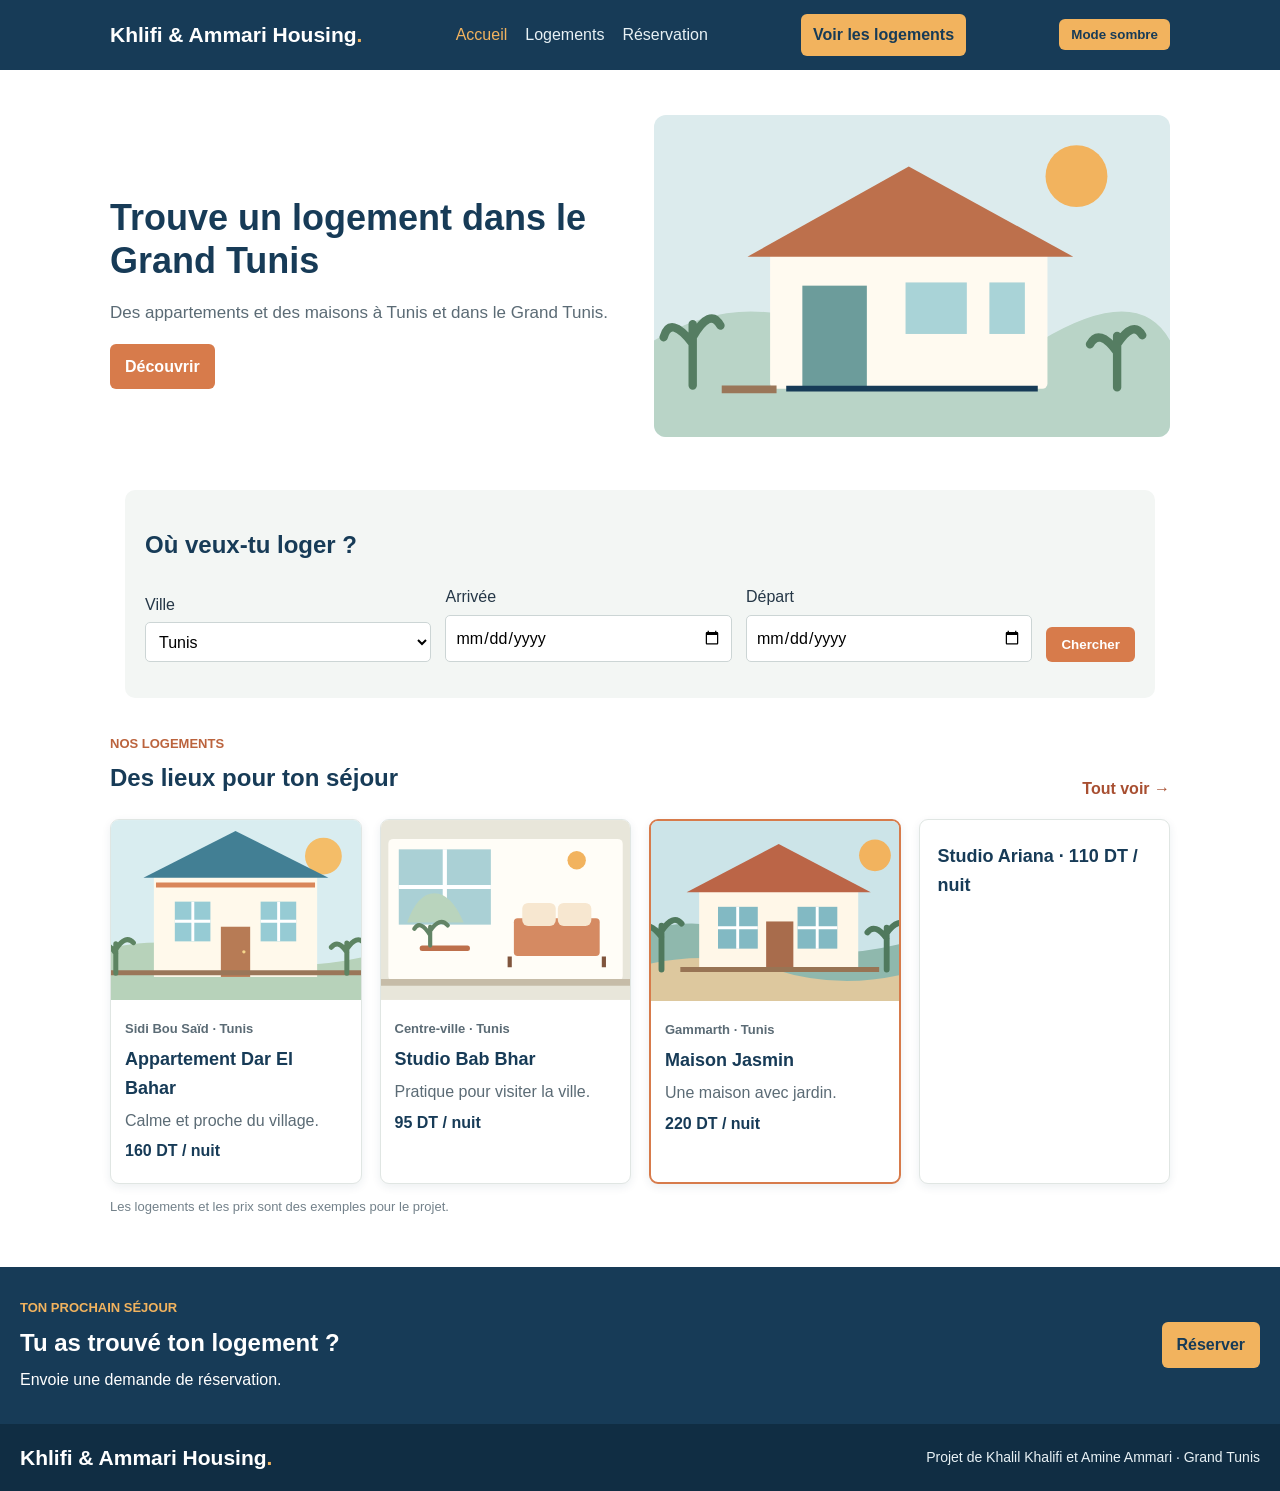
<file: index.html>
<!DOCTYPE html>
<html lang="fr">
<head>
  <meta charset="UTF-8">
  <meta name="viewport" content="width=device-width, initial-scale=1.0">
  <title>Khlifi & Ammari Housing | Accueil</title>
  <link rel="stylesheet" href="style.css">
  <script src="script.js" defer></script>
</head>
<body>
  <header class="entete"><nav class="navigation">
    <a class="logo" href="index.html">Khlifi &amp; Ammari Housing<span>.</span></a>
    <ul class="menu"><li><a class="actif" href="index.html">Accueil</a></li><li><a href="logements.html">Logements</a></li><li><a href="compte.html">Réservation</a></li></ul>
    <a class="bouton bouton-petit" href="logements.html">Voir les logements</a>
  </nav></header>
  <main>
    <section class="hero">
      <div class="hero-texte"><p class="surtitre">Location en Tunisie</p><h1>Un séjour comme chez vous.</h1><p>Des appartements et des maisons à Tunis et dans le Grand Tunis.</p><a class="bouton" href="logements.html">Découvrir</a></div>
      <div class="hero-image"><img src="images/maison-marsa.svg" alt="Maison à La Marsa"></div>
    </section>
    <section class="section recherche">
      <h2>Où veux-tu loger ?</h2>
      <form class="recherche-form" action="logements.html" method="get">
        <label>Ville<select name="ville"><option>Tunis</option><option>La Marsa</option><option>Sidi Bou Saïd</option><option>Gammarth</option></select></label>
        <label>Arrivée<input type="date" name="arrivee"></label>
        <label>Départ<input type="date" name="depart"></label>
        <button class="bouton" type="submit">Chercher</button>
      </form>
    </section>
    <section class="section">
      <div class="titre-ligne"><div><p class="surtitre">Nos logements</p><h2>Des lieux pour ton séjour</h2></div><a class="lien" href="logements.html">Tout voir →</a></div>
      <div class="cartes">
        <article class="carte"><img src="images/appartement-sidi.svg" alt="Appartement à Sidi Bou Saïd"><div class="carte-texte"><p class="lieu">Sidi Bou Saïd · Tunis</p><h3>Appartement Dar El Bahar</h3><p>Calme et proche du village.</p><p class="prix">160 DT / nuit</p></div></article>
        <article class="carte"><img src="images/studio-tunis.svg" alt="Studio au centre de Tunis"><div class="carte-texte"><p class="lieu">Centre-ville · Tunis</p><h3>Studio Bab Bhar</h3><p>Pratique pour visiter la ville.</p><p class="prix">95 DT / nuit</p></div></article>
        <article class="carte"><img src="images/maison-gammarth.svg" alt="Maison à Gammarth"><div class="carte-texte"><p class="lieu">Gammarth · Tunis</p><h3>Maison Jasmin</h3><p>Une maison avec jardin.</p><p class="prix">220 DT / nuit</p></div></article>
      </div>
      <p class="note">Les logements et les prix sont des exemples pour le projet.</p>
    </section>
    <section class="bandeau"><div><p class="surtitre">Ton prochain séjour</p><h2>Tu as trouvé ton logement ?</h2><p>Envoie une demande de réservation.</p></div><a class="bouton bouton-clair" href="compte.html">Réserver</a></section>
  </main>
  <footer class="pied"><a class="logo" href="index.html">Khlifi &amp; Ammari Housing<span>.</span></a><p>Projet de Khalil Khalifi et Amine Ammari · Grand Tunis</p></footer>
</body>
</html>
</file>
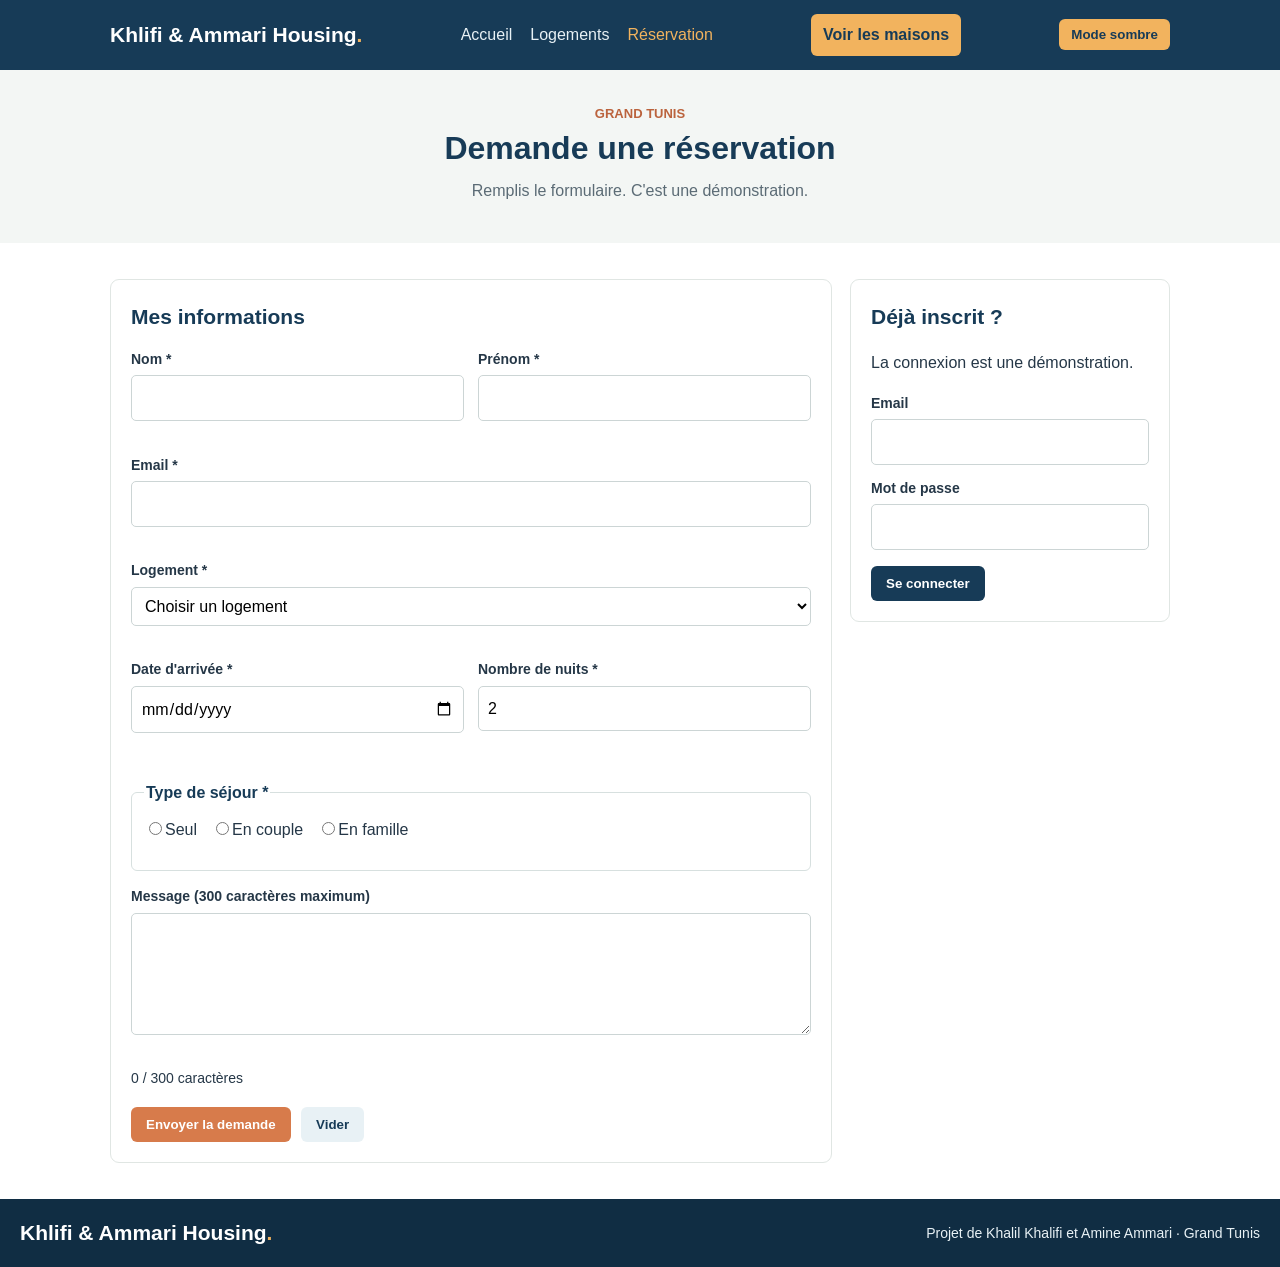
<file: compte.html>
<!DOCTYPE html>
<html lang="fr">
<head>
  <meta charset="UTF-8">
  <meta name="viewport" content="width=device-width, initial-scale=1.0">
  <title>Khlifi & Ammari Housing | Réservation</title>
  <link rel="stylesheet" href="style.css">
  <script src="script.js" defer></script>
</head>
<body>
  <header class="entete"><nav class="navigation">
    <a class="logo" href="index.html">Khlifi &amp; Ammari Housing<span>.</span></a>
    <ul class="menu"><li><a href="index.html">Accueil</a></li><li><a href="logements.html">Logements</a></li><li><a class="actif" href="compte.html">Réservation</a></li></ul>
    <a class="bouton bouton-petit" href="logements.html">Voir les maisons</a>
  </nav></header>
  <main>
    <section class="page-titre"><p class="surtitre">Grand Tunis</p><h1>Demande une réservation</h1><p>Remplis le formulaire. C'est une démonstration.</p></section>
    <section class="section comptes">
      <form class="formulaire" id="form" action="#" method="post">
        <h2>Mes informations</h2>
        <div class="form-ligne">
          <div class="champ"><label for="nom">Nom *</label><input id="nom" name="nom" type="text" required><div class="erreur" id="err-nom"></div></div>
          <div class="champ"><label for="prenom">Prénom *</label><input id="prenom" name="prenom" type="text" required><div class="erreur" id="err-prenom"></div></div>
        </div>
        <div class="champ"><label for="email">Email *</label><input id="email" name="email" type="email" required><div class="erreur" id="err-email"></div></div>
        <div class="champ"><label for="logement">Logement *</label>
          <select id="logement" name="logement" required>
            <option value="">Choisir un logement</option><option value="Appartement Dar El Bahar">Appartement Dar El Bahar</option><option value="Studio Bab Bhar">Studio Bab Bhar</option><option value="Maison Jasmin">Maison Jasmin</option>
          </select><div class="erreur" id="err-logement"></div>
        </div>
        <div class="form-ligne">
          <div class="champ"><label for="arrivee">Date d'arrivée *</label><input id="arrivee" name="arrivee" type="date" required><div class="erreur" id="err-arrivee"></div></div>
          <div class="champ"><label for="nuits">Nombre de nuits *</label><input id="nuits" name="nuits" type="number" min="1" max="30" value="2" required><div class="erreur" id="err-nuits"></div></div>
        </div>
        <fieldset id="zone-sejour"><legend>Type de séjour *</legend>
          <div class="choix"><label><input type="radio" name="sejour" value="Seul">Seul</label><label><input type="radio" name="sejour" value="En couple">En couple</label><label><input type="radio" name="sejour" value="En famille">En famille</label></div>
          <div class="erreur" id="err-sejour"></div>
        </fieldset>
        <div class="champ"><label for="message">Message (300 caractères maximum)</label><textarea id="message" name="message" rows="4"></textarea><div class="erreur" id="err-message"></div><p id="compteur-message">0 / 300 caractères</p></div>
        <p id="apercu"></p><p id="retour" aria-live="polite"></p>
        <button class="bouton" type="submit">Envoyer la demande</button>
        <button class="bouton bouton-secondaire" type="reset">Vider</button>
      </form>
      <form class="formulaire formulaire-connexion" id="form-connexion" action="#" method="post">
        <h2>Déjà inscrit ?</h2><p>La connexion est une démonstration.</p>
        <div class="champ"><label for="email-connexion">Email</label><input id="email-connexion" name="emailConnexion" type="email" required></div>
        <div class="champ"><label for="password-connexion">Mot de passe</label><input id="password-connexion" name="motdepasse" type="password" required minlength="6"></div>
        <p class="message" id="message-connexion" aria-live="polite"></p><button class="bouton bouton-sombre" type="submit">Se connecter</button>
      </form>
    </section>
  </main>
  <footer class="pied"><a class="logo" href="index.html">Khlifi &amp; Ammari Housing<span>.</span></a><p>Projet de Khalil Khalifi et Amine Ammari · Grand Tunis</p></footer>
</body>
</html>
</file>
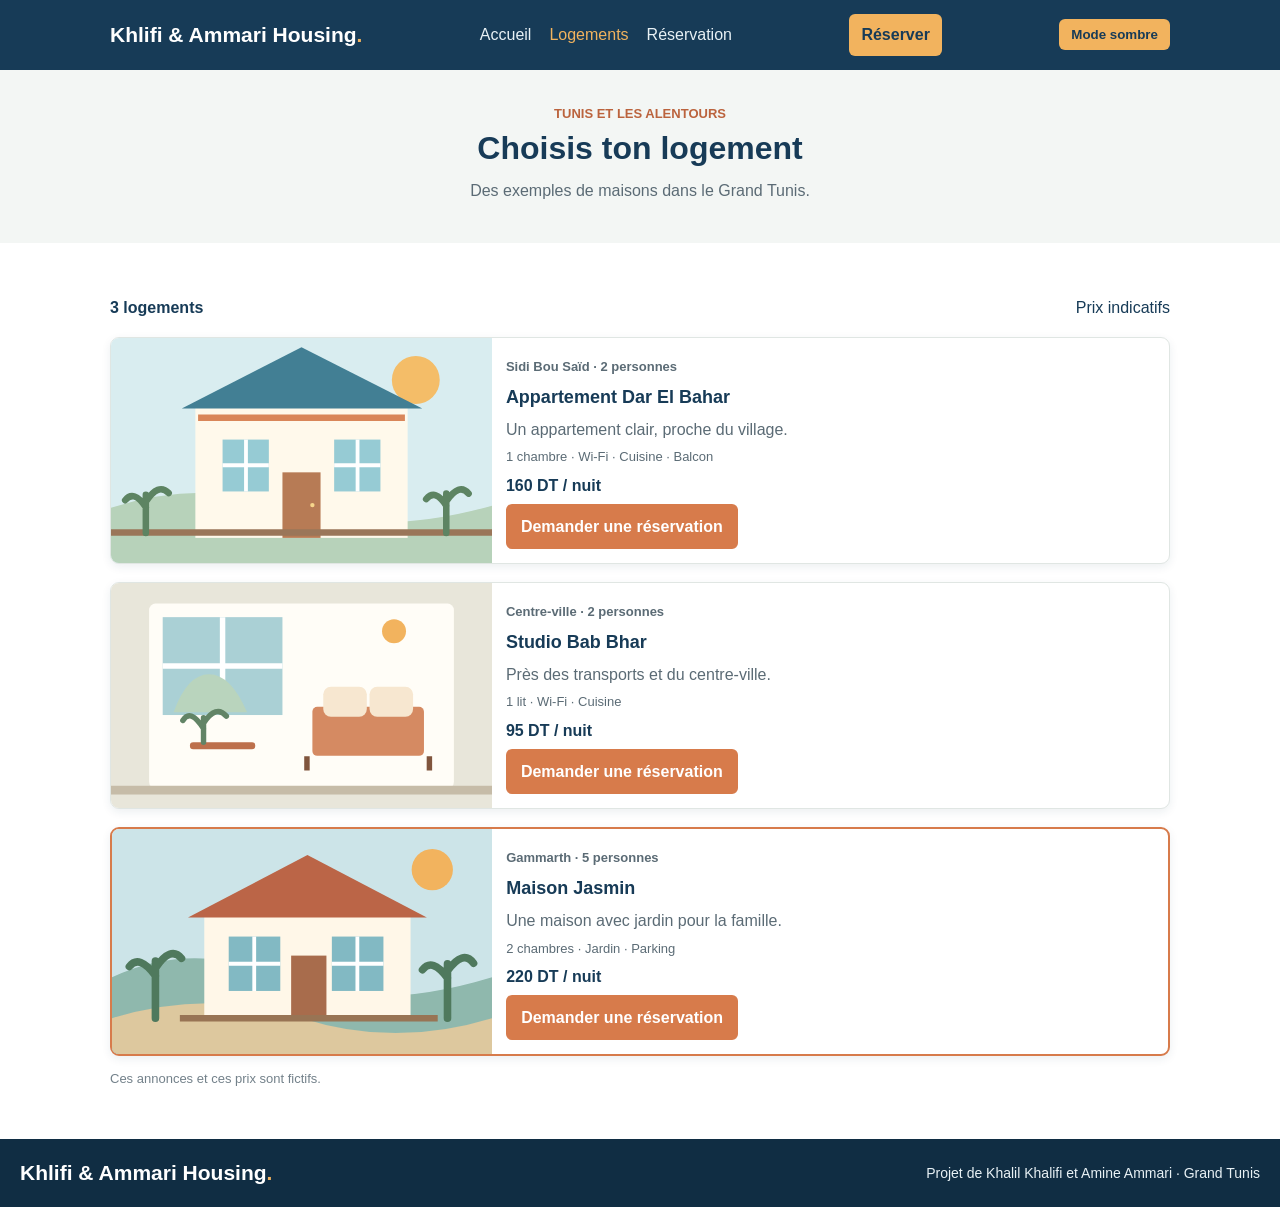
<file: logements.html>
<!DOCTYPE html>
<html lang="fr">
<head>
  <meta charset="UTF-8">
  <meta name="viewport" content="width=device-width, initial-scale=1.0">
  <title>Khlifi & Ammari Housing | Logements</title>
  <link rel="stylesheet" href="style.css">
  <script src="script.js" defer></script>
</head>
<body>
  <header class="entete"><nav class="navigation">
    <a class="logo" href="index.html">Khlifi &amp; Ammari Housing<span>.</span></a>
    <ul class="menu"><li><a href="index.html">Accueil</a></li><li><a class="actif" href="logements.html">Logements</a></li><li><a href="compte.html">Réservation</a></li></ul>
    <a class="bouton bouton-petit" href="compte.html">Réserver</a>
  </nav></header>
  <main>
    <section class="page-titre"><p class="surtitre">Tunis et les alentours</p><h1>Choisis ton logement</h1><p>Des exemples de maisons dans le Grand Tunis.</p></section>
    <section class="section section-logements">
      <p class="filtre"><strong>3 logements</strong><span>Prix indicatifs</span></p>
      <div class="cartes cartes-colonne">
        <article class="carte carte-large"><img src="images/appartement-sidi.svg" alt="Appartement à Sidi Bou Saïd"><div class="carte-texte"><p class="lieu">Sidi Bou Saïd · 2 personnes</p><h2>Appartement Dar El Bahar</h2><p>Un appartement clair, proche du village.</p><p class="details">1 chambre · Wi-Fi · Cuisine · Balcon</p><p class="prix">160 DT / nuit</p><a class="bouton" href="compte.html">Demander une réservation</a></div></article>
        <article class="carte carte-large"><img src="images/studio-tunis.svg" alt="Studio à Tunis"><div class="carte-texte"><p class="lieu">Centre-ville · 2 personnes</p><h2>Studio Bab Bhar</h2><p>Près des transports et du centre-ville.</p><p class="details">1 lit · Wi-Fi · Cuisine</p><p class="prix">95 DT / nuit</p><a class="bouton" href="compte.html">Demander une réservation</a></div></article>
        <article class="carte carte-large"><img src="images/maison-gammarth.svg" alt="Maison à Gammarth"><div class="carte-texte"><p class="lieu">Gammarth · 5 personnes</p><h2>Maison Jasmin</h2><p>Une maison avec jardin pour la famille.</p><p class="details">2 chambres · Jardin · Parking</p><p class="prix">220 DT / nuit</p><a class="bouton" href="compte.html">Demander une réservation</a></div></article>
      </div>
      <p class="note">Ces annonces et ces prix sont fictifs.</p>
    </section>
  </main>
  <footer class="pied"><a class="logo" href="index.html">Khlifi &amp; Ammari Housing<span>.</span></a><p>Projet de Khalil Khalifi et Amine Ammari · Grand Tunis</p></footer>
</body>
</html>
</file>
<file: style.css>
* { box-sizing: border-box; }
body { margin: 0; font: 16px Arial, sans-serif; color: #253747; line-height: 1.6; }
a { color: inherit; text-decoration: none; }
.entete { background: #173b57; }
.navigation { max-width: 1100px; margin: auto; padding: 14px 20px; display: flex; align-items: center; justify-content: space-between; gap: 16px; }
.logo { color: white; font-size: 21px; font-weight: bold; }
.logo span { color: #f2b35e; }
.menu { display: flex; gap: 18px; margin: 0; padding: 0; list-style: none; }
.menu a { color: #e8f1f5; }
.menu a:hover, .menu .actif { color: #f2b35e; }
.bouton { display: inline-block; padding: 10px 15px; border: 0; border-radius: 6px; background: #d77b4b; color: white; font-weight: bold; cursor: pointer; }
.bouton:hover { background: #b95e35; }
.bouton:focus, input:focus, select:focus, textarea:focus { outline: 2px solid #f2b35e; }
.bouton-petit { padding: 8px 12px; background: #f2b35e; color: #173b57; }
.bouton-clair { background: #f2b35e; color: #173b57; }
.bouton-sombre { background: #173b57; }
.bouton-secondaire { margin-left: 6px; background: #e8f1f5; color: #173b57; }
.hero { max-width: 1100px; margin: auto; padding: 45px 20px; display: flex; align-items: center; gap: 28px; }
.hero-texte, .hero-image { flex: 1; }
.hero h1, .page-titre h1 { margin: 5px 0 10px; color: #173b57; font-size: 36px; line-height: 1.2; }
.hero-texte > p:not(.surtitre) { color: #5b6b75; font-size: 17px; }
.hero-image img { width: 100%; border-radius: 12px; }
.surtitre { margin: 0; color: #bb633d; font-size: 13px; font-weight: bold; text-transform: uppercase; }
.section { max-width: 1100px; margin: auto; padding: 36px 20px; }
.recherche, .page-titre { background: #f3f6f4; }
.recherche { max-width: 1030px; border-radius: 10px; }
.recherche h2 { margin-top: 0; color: #173b57; }
.recherche-form, .cartes, .form-ligne, .choix { display: flex; flex-wrap: wrap; gap: 14px; }
.recherche-form { align-items: end; }
.recherche-form label, .champ { display: flex; flex: 1; flex-direction: column; gap: 5px; }
.champ { margin-bottom: 12px; }
.champ label { font-size: 14px; font-weight: bold; }
input, select, textarea { width: 100%; padding: 9px; border: 1px solid #ccd5d5; border-radius: 5px; background: white; font: inherit; }
.recherche-form input, .recherche-form select { min-height: 40px; }
.titre-ligne { display: flex; justify-content: space-between; align-items: end; margin-bottom: 18px; }
.titre-ligne h2 { margin: 4px 0; color: #173b57; }
.lien, .lieu { color: #a84f31; font-weight: bold; }
.cartes { gap: 18px; }
.carte { flex: 1 1 250px; overflow: hidden; border: 1px solid #e0e6e3; border-radius: 9px; background: white; box-shadow: 0 3px 10px #173b5715; }
.carte > img { display: block; width: 100%; height: 180px; object-fit: cover; }
.carte-texte { padding: 14px; }
.carte-texte h2, .carte-texte h3, .carte-nouveau h3 { margin: 4px 0; color: #173b57; font-size: 18px; }
.carte-texte p { margin: 5px 0; color: #5b6b75; }
.lieu { font-size: 13px; }
.prix { color: #173b57 !important; font-weight: bold; }
.note, .details { color: #73818a; font-size: 13px; }
.carte.populaire { border: 2px solid #d77b4b; }
.carte-nouveau { padding: 18px; }
.cartes-colonne { flex-direction: column; }
.carte-large { display: flex; flex: auto; }
.carte-large > img { width: 36%; height: auto; min-height: 190px; }
.carte-large .carte-texte { flex: 1; }
.bandeau { padding: 26px 20px; display: flex; align-items: center; justify-content: space-between; gap: 16px; background: #173b57; color: white; }
.bandeau h2, .bandeau p { margin: 5px 0; }
.bandeau .surtitre { color: #f2b35e; }
.page-titre { padding: 34px 20px; text-align: center; }
.page-titre h1 { font-size: 32px; }
.page-titre p:last-child { margin: 6px; color: #5b6b75; }
.filtre { display: flex; justify-content: space-between; color: #173b57; }
.comptes { display: flex; align-items: flex-start; gap: 18px; }
.formulaire { flex: 1 1 390px; padding: 20px; border: 1px solid #e0e6e3; border-radius: 9px; background: white; }
.formulaire h2 { margin: 0 0 14px; color: #173b57; font-size: 21px; }
.formulaire fieldset { margin: 14px 0; padding: 12px; border: 1px solid #d7e0df; border-radius: 6px; }
.formulaire legend { color: #173b57; font-weight: bold; }
.choix input { width: auto; }
.formulaire-connexion { flex: 0 1 320px; }
.erreur { min-height: 1.2em; color: #b91c1c; font-size: 13px; }
.is-invalid { border-color: #b91c1c !important; }
.is-valid { border-color: #16a34a !important; }
#compteur-message, #apercu, #retour { margin: 6px 0; font-size: 14px; }
#compteur-message.depasse { color: #b91c1c; font-weight: bold; }
#apercu { color: #087f8c; font-weight: bold; }
#retour, .message { color: #287256; font-weight: bold; }
.pied { padding: 17px 20px; display: flex; align-items: center; justify-content: space-between; flex-wrap: wrap; gap: 10px; background: #102d43; color: #e8f1f5; font-size: 14px; }
.pied p { margin: 0; }
body.sombre { background: #0b2447; color: #f7faff; }
body.sombre .hero, body.sombre .bandeau, body.sombre .pied, body.sombre .carte, body.sombre .formulaire { background: #102a54; color: #f7faff; }
body.sombre .section, body.sombre .page-titre, body.sombre .recherche { background: #0b2447; }
body.sombre h1, body.sombre h2, body.sombre h3, body.sombre .champ label { color: #f7faff; }
body.sombre input, body.sombre select, body.sombre textarea { background: #0b2447; color: #f7faff; }
body.sombre .carte-texte p, body.sombre .page-titre p:last-child, body.sombre .hero-texte > p:not(.surtitre), body.sombre .note, body.sombre .details, body.sombre .filtre { color: #dce8ef; }
body.sombre .prix { color: #f7faff !important; }
body.sombre .lieu { color: #ffc58b !important; }
body.sombre #apercu { color: #9ae7e8; }
body.sombre #retour, body.sombre .message { color: #a7e4c2; }
body.sombre fieldset { border-color: #45627d; }
@media (max-width: 700px) {
  .navigation, .recherche-form, .comptes, .bandeau { flex-wrap: wrap; justify-content: center; }
  .menu { order: 3; width: 100%; justify-content: center; gap: 12px; }
  .hero, .carte-large { flex-direction: column; }
  .hero h1 { font-size: 30px; }
  .hero-image, .carte-large > img { width: 100%; }
  .carte-large > img { height: 180px; }
  .formulaire-connexion { flex-basis: 100%; }
}
</file>
